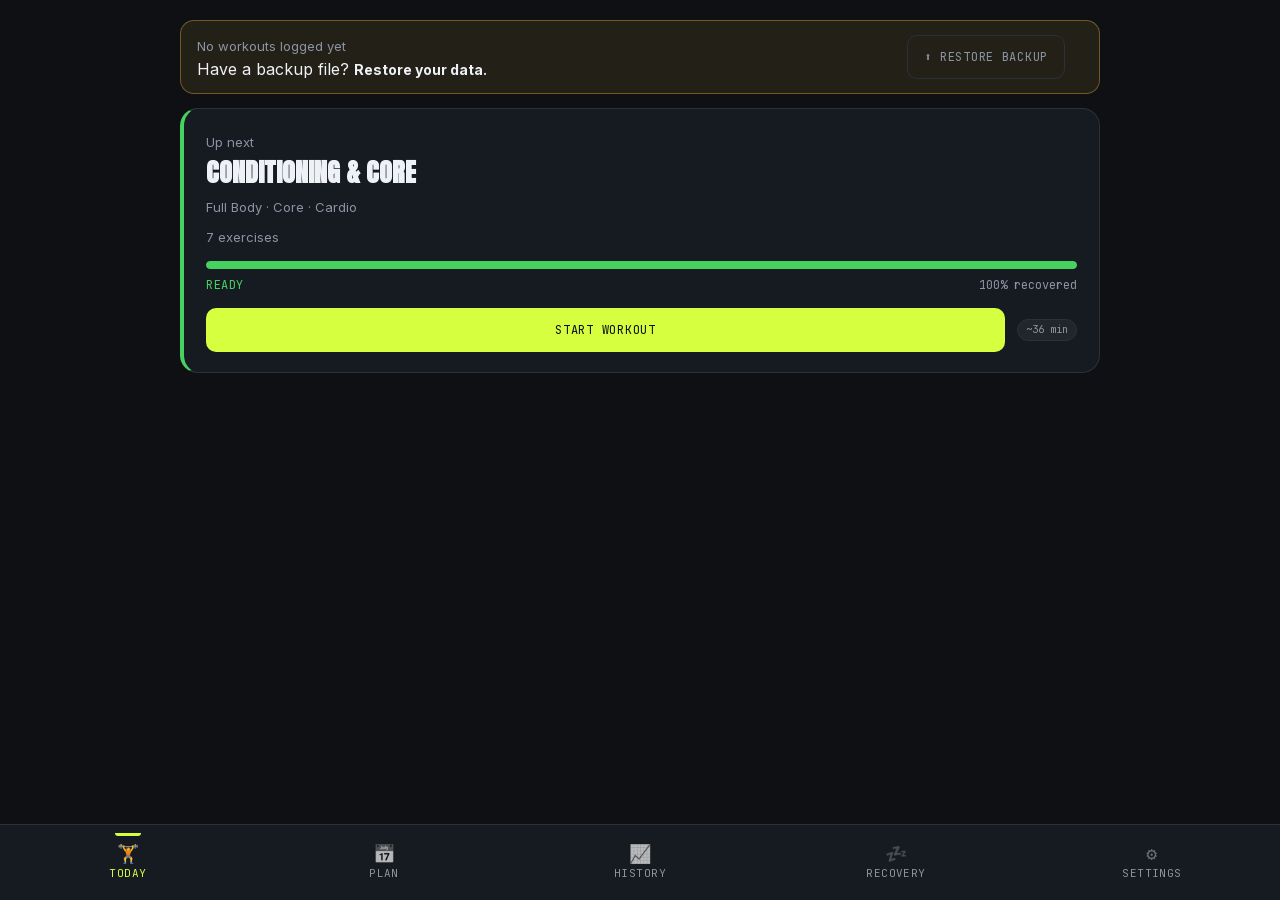
<file: index.html>
<!DOCTYPE html>
<html lang="en">
<head>
<meta charset="UTF-8">
<meta name="viewport" content="width=device-width, initial-scale=1.0, viewport-fit=cover, interactive-widget=resizes-content">
<title>Lean Build</title>
<link rel="manifest" href="manifest.json">
<meta name="theme-color" content="#0e1014">
<meta name="color-scheme" content="dark">
<link rel="icon" href="icon-192.png">
<link rel="apple-touch-icon" href="icon-192.png">
<meta name="apple-mobile-web-app-capable" content="yes">
<meta name="apple-mobile-web-app-status-bar-style" content="black-translucent">
<meta name="apple-mobile-web-app-title" content="Lean Build">
<link rel="stylesheet" href="css/fonts.css">
<link rel="stylesheet" href="css/styles.css">
<link rel="stylesheet" href="css/recovery.css">
<link rel="stylesheet" href="css/settings.css">
</head>
<body>
<div class="wrap" id="view-root"></div>

<nav class="bottom-nav" id="bottom-nav">
  <button data-tab="today" aria-label="Today"><span class="nav-ico" aria-hidden="true">🏋</span><span class="nav-lbl">Today</span></button>
  <button data-tab="plan" aria-label="Plan"><span class="nav-ico" aria-hidden="true">📅</span><span class="nav-lbl">Plan</span></button>
  <button data-tab="history" aria-label="History"><span class="nav-ico" aria-hidden="true">📈</span><span class="nav-lbl">History</span></button>
  <button data-tab="recovery" aria-label="Recovery"><span class="nav-ico" aria-hidden="true">💤</span><span class="nav-lbl">Recovery</span></button>
  <button data-tab="settings" aria-label="Settings"><span class="nav-ico" aria-hidden="true">⚙</span><span class="nav-lbl">Settings</span></button>
</nav>

<script type="module" src="js/app.js"></script>
</body>
</html>
</file>
<file: css/fonts.css>
/* Self-hosted fonts — subset to the latin range, served same-origin so the app
   keeps its typography offline and on flaky networks (the service worker only
   caches same-origin requests). Inter and JetBrains Mono ship as variable fonts,
   so a single file covers each family's whole weight range. */
@font-face {
  font-family: 'Anton';
  font-style: normal;
  font-weight: 400;
  font-display: swap;
  src: url(../assets/fonts/anton.woff2) format('woff2');
  unicode-range: U+0000-00FF, U+0131, U+0152-0153, U+02BB-02BC, U+02C6, U+02DA, U+02DC, U+0304, U+0308, U+0329, U+2000-206F, U+20AC, U+2122, U+2191, U+2193, U+2212, U+2215, U+FEFF, U+FFFD;
}
@font-face {
  font-family: 'Inter';
  font-style: normal;
  font-weight: 100 900;
  font-display: swap;
  src: url(../assets/fonts/inter.woff2) format('woff2');
  unicode-range: U+0000-00FF, U+0131, U+0152-0153, U+02BB-02BC, U+02C6, U+02DA, U+02DC, U+0304, U+0308, U+0329, U+2000-206F, U+20AC, U+2122, U+2191, U+2193, U+2212, U+2215, U+FEFF, U+FFFD;
}
@font-face {
  font-family: 'JetBrains Mono';
  font-style: normal;
  font-weight: 100 800;
  font-display: swap;
  src: url(../assets/fonts/jetbrainsmono.woff2) format('woff2');
  unicode-range: U+0000-00FF, U+0131, U+0152-0153, U+02BB-02BC, U+02C6, U+02DA, U+02DC, U+0304, U+0308, U+0329, U+2000-206F, U+20AC, U+2122, U+2191, U+2193, U+2212, U+2215, U+FEFF, U+FFFD;
}
</file>
<file: css/styles.css>
:root{
  --bg:#0e1014;
  --panel:#161a21;
  --panel-2:#1d222b;
  --line:#2a313d;
  --ink:#eef1f5;
  --muted:#8b94a3;
  --accent:#d6ff3f;
  --accent-dim:#9fbf2e;
  --push:#ff6b4a;
  --pull:#4ab0ff;
  --legs:#c08bff;
  --core:#ffd24a;
  --cardio:#46d160;
  /* Safety definitions so a routine saved with these tokens still renders a
     colour. The colour picker was previously labelled by split-name and
     referenced --upper / --lower without ever defining them, so those two
     options came out blank. The picker now uses real colour names mapped to the
     defined palette above; these aliases keep any already-saved values valid. */
  --upper:#46d160;
  --lower:#ffb347;
  /* Height of the fixed bottom nav (content + safe-area). app.js measures the
     real rendered height on load/resize and overwrites this; the fallback here
     just needs to be a close over-estimate so sticky content never tucks under
     the nav before the measurement runs. */
  --nav-h:76px;
  color-scheme:dark;
}
*{box-sizing:border-box;margin:0;padding:0}
html{scroll-behavior:smooth}
/* Buttons: no long-press text-selection callout, no double-tap zoom, no blue tap
   flash — matters during rapid one-handed Log tapping with sweaty hands. */
button{touch-action:manipulation;-webkit-user-select:none;user-select:none;-webkit-tap-highlight-color:transparent}
body{
  background:var(--bg);
  color:var(--ink);
  font-family:'Inter',system-ui,sans-serif;
  line-height:1.5;
  padding:0 16px 90px;
  -webkit-font-smoothing:antialiased;
  /* Stop Android pull-to-refresh from reloading the app mid-workout. */
  overscroll-behavior-y:contain;
}
/* padding-top clears the device status bar / punch-hole camera when the PWA runs
   fullscreen with viewport-fit=cover (e.g. installed on a Galaxy S25), where
   content would otherwise slide under the translucent status bar. */
.wrap{max-width:920px;margin:0 auto;padding-top:calc(20px + env(safe-area-inset-top))}

/* BOTTOM NAV */
.bottom-nav{
  position:fixed;left:0;right:0;bottom:0;
  display:flex;
  background:var(--panel);
  border-top:1px solid var(--line);
  padding:8px 0 calc(8px + env(safe-area-inset-bottom));
  z-index:50;
}
.bottom-nav button{
  position:relative;flex:1;background:transparent;border:none;color:var(--muted);
  display:flex;flex-direction:column;align-items:center;gap:3px;
  font-family:'JetBrains Mono',monospace;font-size:11px;letter-spacing:.04em;text-transform:uppercase;
  padding:12px 2px;min-height:56px;cursor:pointer;transition:color .12s;
}
.bottom-nav .nav-ico{font-size:18px;line-height:1;filter:grayscale(1) opacity(.7);transition:filter .12s}
.bottom-nav .nav-lbl{font-size:11px}
.bottom-nav button.active{color:var(--accent)}
.bottom-nav button.active .nav-ico{filter:none}
/* Active-tab pill so the state reads under gym lighting and for colour-vision
   deficits, not colour alone. */
.bottom-nav button.active::before{
  content:"";position:absolute;top:0;left:50%;transform:translateX(-50%);
  width:26px;height:3px;border-radius:0 0 3px 3px;background:var(--accent);
}

/* CARD/DAY shared */
.card{
  background:var(--panel);
  border:1px solid var(--line);
  border-radius:18px;
  margin-bottom:18px;
  padding:20px 22px;
}
.card h2{font-family:'Anton',sans-serif;font-size:26px;text-transform:uppercase;margin-bottom:6px}
.muted{color:var(--muted);font-size:13px}

/* TODAY readiness */
.today-readiness{margin-top:14px}
.today-readiness-track{
  height:8px;border-radius:6px;background:rgba(255,255,255,.08);overflow:hidden;
}
.today-readiness-fill{height:100%;border-radius:6px;transition:width .3s ease}
.today-readiness-row{
  display:flex;justify-content:space-between;align-items:baseline;margin-top:7px;
}
.today-readiness-label{
  font-family:'JetBrains Mono',monospace;font-size:12px;letter-spacing:.05em;text-transform:uppercase;
}
.today-readiness-pct{color:var(--muted);font-size:12px;font-family:'JetBrains Mono',monospace}
.today-readiness-warn{
  color:#e0553a;font-size:12px;margin-top:8px;line-height:1.4;
}

/* Missed-workout banner */
.missed-banner{
  display:flex;align-items:center;justify-content:space-between;gap:12px;
  background:rgba(224,176,58,.10);border:1px solid rgba(224,176,58,.4);
  border-radius:14px;padding:12px 16px;margin-bottom:14px;
}
.missed-banner-text strong{font-size:14px}
.missed-banner .btn-secondary{margin-top:0;white-space:nowrap;flex-shrink:0}
.missed-banner-actions{display:flex;flex-direction:column;gap:8px;flex-shrink:0}
.missed-banner-actions .set-input{min-width:130px}

/* History log — edit date/time */
.session-edit{display:inline-flex;flex-wrap:wrap;align-items:center;gap:6px;margin-top:4px}
.session-edit .set-input{font-size:12px;padding:4px 6px}
/* Compact inline edit affordance. It used to carry a 44px min-height touch
   target, which forced the whole title/date line tall and wrapped the icon onto
   its own row. Kept tappable via padding, not a giant fixed height. */
/* Higher specificity than the generic .btn-icon (which forces a 44×44 touch
   target and, loading later, was overriding this). Kept comfortably tappable via
   padding without a fixed height that would blow up the row. */
.session-edit-btn.btn-icon{margin-left:6px;padding:5px 10px;min-width:0;min-height:0;font-size:13px;line-height:1;vertical-align:middle}

/* History log — full session editor (date/time + per-set weight/reps/RPE) */
.session-row.is-editing{border-color:var(--accent)}
.hist-edit-datetime{display:flex;flex-wrap:wrap;gap:12px;margin:12px 0}
.hist-edit-field{display:flex;flex-direction:column-reverse;gap:3px}
.hist-edit-field>span{font-size:10.5px;color:var(--muted);text-transform:uppercase;letter-spacing:.04em}
.hist-edit-field .set-input{font-size:13px;padding:6px 8px}
.hist-edit-field input.hist-edit-input{width:66px}
.hist-edit-body{display:grid;gap:14px;margin-bottom:14px}
.hist-edit-ex-name{font-weight:600;font-size:13px;margin-bottom:8px}
.hist-edit-set{display:flex;align-items:flex-end;gap:10px;flex-wrap:wrap;margin-bottom:8px}
.hist-edit-set-label{font-family:'JetBrains Mono',monospace;font-size:11px;color:var(--muted);min-width:44px;padding-bottom:8px}
.hist-edit-actions{display:flex;gap:8px}
.hist-edit-actions .btn-primary,.hist-edit-actions .btn-secondary{margin-top:0}

/* Progression hint (exercise card) */
.progression-hint{
  font-family:'JetBrains Mono',monospace;font-size:12px;color:var(--accent);
  background:rgba(214,255,63,.08);border-left:2px solid var(--accent);
  padding:6px 10px;border-radius:6px;margin:8px 0 4px;
}

/* Weekly volume (week view) */
.volume-section{
  background:var(--panel);border:1px solid var(--line);border-radius:18px;
  padding:18px 20px;margin-top:6px;
}
.volume-title{
  font-family:'JetBrains Mono',monospace;font-size:12px;letter-spacing:.05em;
  text-transform:uppercase;color:var(--muted);margin-bottom:14px;
}
.volume-row{display:flex;align-items:center;gap:10px;margin-bottom:9px}
.volume-label{
  font-size:12px;color:var(--ink,#e7ecf3);width:88px;flex-shrink:0;
  text-transform:uppercase;font-family:'JetBrains Mono',monospace;
}
.volume-track{flex:1;height:8px;background:rgba(255,255,255,.08);border-radius:6px;overflow:hidden}
.volume-fill{height:100%;background:var(--accent);border-radius:6px}
.volume-fill.is-low{background:#e0b03a}
.volume-count{
  width:24px;text-align:right;font-family:'JetBrains Mono',monospace;
  font-size:12px;color:var(--muted);flex-shrink:0;
}
.volume-count.is-low{color:#e0b03a}
.volume-note{font-size:11px;color:var(--muted);margin-top:10px;line-height:1.5}
.volume-note .is-low{color:#e0b03a}
.btn-primary{
  font-family:'JetBrains Mono',monospace;font-size:12px;letter-spacing:.06em;text-transform:uppercase;
  color:var(--bg);background:var(--accent);border:none;
  padding:12px 20px;min-height:44px;border-radius:10px;cursor:pointer;margin-top:14px;
}
.btn-secondary{
  font-family:'JetBrains Mono',monospace;font-size:12px;letter-spacing:.06em;text-transform:uppercase;
  color:var(--muted);background:transparent;border:1px solid var(--line);
  padding:11px 16px;min-height:44px;border-radius:10px;cursor:pointer;margin-top:10px;
}
/* Start Workout + estimated-time chip on one line (Today intro card). The row
   carries the button's usual top margin so the chip centres against it. */
.start-workout-row{display:flex;align-items:center;gap:12px;margin-top:14px}
.start-workout-row .btn-primary{flex:1;margin-top:0}

/* EXERCISE CARD (flow) */
.exercise-progress{font-family:'JetBrains Mono',monospace;font-size:12px;color:var(--muted);margin-bottom:10px}
/* Settings moved off the floating top-right gear to a bottom-nav tab, so the
   workout header no longer needs to reserve space for it — the ✕ End control
   uses the full width. */
.exercise-flow-header{display:flex;align-items:center;justify-content:space-between;gap:10px;margin-bottom:10px}
.exercise-flow-header .exercise-progress{margin-bottom:0;font-size:14px;color:var(--ink)}
.exercise-back-btn{
  background:transparent;border:1px solid var(--line);border-radius:8px;
  color:var(--muted);font-family:'JetBrains Mono',monospace;font-size:12px;
  padding:9px 14px;min-height:44px;cursor:pointer;white-space:nowrap;
}
.exercise-back-btn:hover{color:var(--ink);border-color:var(--muted)}
.set-row.done.editable{opacity:.75;cursor:pointer}
.set-row.done.editable:hover{opacity:1}
.set-edit-hint{color:var(--accent);font-size:11px;margin-left:4px}
.exercise-name{font-family:'Anton',sans-serif;font-size:28px;text-transform:uppercase;margin-bottom:4px}
.set-row{
  display:flex;align-items:center;gap:10px;padding:10px 0;border-bottom:1px solid var(--panel-2);
}
.set-row.done{opacity:.55}
/* Active/edit entry row: stacked full-width fields, each weight/reps wrapped in a
   big ± stepper so most sets log without opening the keyboard. Vertical stacking
   trades cheap phone height for wide, sweaty-thumb-friendly tap targets. */
.set-row.active{
  display:flex;flex-direction:column;align-items:stretch;gap:10px;
  background:var(--panel-2);border-radius:12px;padding:14px;margin:8px 0;border-bottom:none;
}
.set-row.active > .set-label{width:auto;font-size:13px}
/* Label above, stepper below, full width — stacked instead of a fixed-column
   grid. A grid/flex item defaults to min-width:auto, so a "74px label + 1fr
   stepper" row refused to shrink the stepper below its own min-content width
   (two 52px buttons + input) and overflowed narrow phones; stacking removes
   the horizontal constraint entirely. */
.field-row{display:flex;flex-direction:column;gap:6px;min-width:0}
.field-row .input-label{margin:0}
.stepper{display:flex;align-items:stretch;gap:6px;width:100%;min-width:0}
.step-btn{
  flex:0 0 46px;min-width:46px;min-height:46px;border-radius:10px;
  background:var(--bg);border:1px solid var(--line);color:var(--ink);
  font-size:22px;line-height:1;cursor:pointer;display:grid;place-items:center;
}
.step-btn:active{background:var(--panel);border-color:var(--accent)}
/* flex-basis 0 (not auto/84px) so the input grows from nothing instead of
   demanding its own min-content width — the actual overflow fix. */
.stepper .set-input{flex:1 1 0;width:0;min-width:4ch;text-align:center;font-size:18px;padding-left:4px;padding-right:4px}
/* Hide native number-input spinner arrows inside a stepper — they duplicate
   our ± buttons and were adding to the element's min-content width. */
.stepper .set-input::-webkit-outer-spin-button,
.stepper .set-input::-webkit-inner-spin-button{-webkit-appearance:none;margin:0}
.stepper .set-input{-moz-appearance:textfield;appearance:textfield}
.set-row.active > button{width:100%;margin-top:2px}
/* Keep the active set's inputs + Log button within thumb reach on a tall phone:
   pin the single-card entry row just above the bottom nav while the rest of the
   set list scrolls past (mirrors the sticky rest timer at the top). Scoped to
   #exercise-dynamic — the superset card renders two entry panels and a blanket
   rule would stack two sticky rows. Sticky only engages once content overflows,
   so short exercises are unaffected. */
#exercise-dynamic .set-row.active{
  position:sticky;bottom:calc(var(--nav-h) + 4px);z-index:20;
  box-shadow:0 -4px 16px rgba(0,0,0,.4);
}
.repeat-hint{font-size:12px;margin:-2px 0 2px;line-height:1.4}
.set-label{font-family:'JetBrains Mono',monospace;font-size:12px;color:var(--accent-dim);width:56px;flex-shrink:0}
.set-input{
  width:84px;background:var(--bg);border:1px solid var(--line);border-radius:7px;
  color:var(--ink);font-family:'JetBrains Mono',monospace;font-size:16px;padding:11px 10px;min-height:44px;
}
.set-input:focus{outline:none;border-color:var(--accent)}

/* REST TIMER */
.rest-timer{
  display:flex;align-items:center;justify-content:space-between;gap:12px;
  background:var(--panel-2);border:1px dashed var(--line);border-radius:12px;padding:14px 18px;margin:12px 0;
  position:sticky;top:8px;z-index:30;box-shadow:0 6px 18px rgba(0,0,0,.35);
}
.rest-timer .time{font-family:'JetBrains Mono',monospace;font-size:48px;font-weight:700;line-height:1;color:var(--accent);font-variant-numeric:tabular-nums}
.rest-timer .rest-timer-label{flex-shrink:0}

/* WORKOUT TIMER (cardio HIIT / duration countdown) */
.workout-timer{
  display:flex;flex-direction:column;align-items:center;gap:8px;text-align:center;
  background:var(--panel-2);border:1px dashed var(--cardio);border-radius:12px;padding:16px 18px;margin:12px 0;
}
.workout-timer-phase{font-family:'JetBrains Mono',monospace;font-size:13px;letter-spacing:0.04em;text-transform:uppercase;color:var(--cardio)}
.workout-timer-clock{font-family:'JetBrains Mono',monospace;font-size:56px;font-weight:700;line-height:1;color:var(--ink);font-variant-numeric:tabular-nums}
.workout-timer-actions{display:flex;gap:10px}

/* WEEK GRID */
.week-grid{display:grid;gap:12px}
.week-item{
  background:var(--panel);border:1px solid var(--line);border-radius:14px;padding:16px 18px;
}
.week-item-main{display:flex;align-items:center;gap:14px;cursor:pointer;user-select:none}
.week-item-main>div{flex:1;min-width:0}
.week-item .status{margin-left:auto;font-family:'JetBrains Mono',monospace;font-size:11px;color:var(--muted)}
/* Estimated training time chip, sat between the day label and the ▼/Today marker. */
.week-item-est{flex:none;font-family:'JetBrains Mono',monospace;font-size:10.5px;color:var(--muted);background:rgba(255,255,255,.05);border:1px solid var(--line);padding:2px 8px;border-radius:999px;white-space:nowrap}
.week-item.is-today{border-color:var(--accent)}
.week-item.is-rest{opacity:0.65}
.week-item.is-rest .week-item-main{cursor:default}
.week-ex-list{margin:10px 0 0 0;padding-left:20px;display:grid;gap:4px}
.week-ex-list li{font-size:13px;color:var(--muted)}
/* Subtle reveal when a day is expanded. The list is freshly rendered on toggle,
   so this fires on mount; the ▲/▼ marker also nudges. Neutralised under the
   global reduce-motion rule. */
.week-readiness,.week-ex-list{animation:week-expand .18s ease}
@keyframes week-expand{from{opacity:0;transform:translateY(-4px)}to{opacity:1;transform:none}}
.week-item .status{transition:transform .15s ease}
.week-item.is-open .status{transform:rotate(180deg)}

/* HISTORY */
.history-toggle{display:flex;gap:8px;margin-bottom:16px}
.history-toggle button{
  flex:1;padding:12px;min-height:44px;border-radius:10px;border:1px solid var(--line);background:var(--panel);
  color:var(--muted);font-family:'JetBrains Mono',monospace;font-size:12px;text-transform:uppercase;cursor:pointer;
}
.history-toggle button.active{color:var(--accent);border-color:var(--accent)}
.session-row{
  background:var(--panel);border:1px solid var(--line);border-radius:14px;padding:14px 18px;margin-bottom:10px;
}
.session-row-head{display:flex;align-items:center;gap:8px;flex-wrap:wrap}
.session-row-head>strong{font-size:15px}
.session-row-meta{display:inline-flex;align-items:center;gap:2px;margin-left:auto}
.chart-svg{width:100%;height:220px;background:var(--panel);border:1px solid var(--line);border-radius:14px}

@media(max-width:680px){
  .wrap{padding-top:calc(14px + env(safe-area-inset-top))}
}
.input-group{display:flex;flex-direction:column;gap:3px}
.input-label{font-family:'JetBrains Mono',monospace;font-size:12px;color:var(--muted);text-transform:uppercase;letter-spacing:.05em}

.exercise-gif{width:auto;max-width:100%;max-height:150px;object-fit:contain;border-radius:12px;margin:8px auto;display:block}
/* Give the demo more room on tall phones (e.g. Galaxy S25, ~832 CSS px) where
   there's slack below the active-set row; short screens keep the compact size. */
@media (min-height:800px){
  .exercise-gif{max-height:190px}
  .mobility-flow-gif{max-height:260px}
}
/* Demo media with a visible zoom affordance. The whole media is already
   tap-to-zoom (gif-lightbox.js), but on touch there's no cursor to hint it, so
   the big in-card demos wrap in a shrink-to-fit container with a corner badge. */
.demo-media-wrap{position:relative;width:max-content;max-width:100%;margin:8px auto}
.demo-media-wrap > .exercise-gif,
.demo-media-wrap > .mobility-flow-gif{margin:0}
.demo-zoom-badge{
  position:absolute;top:8px;right:8px;width:28px;height:28px;border-radius:9px;
  display:flex;align-items:center;justify-content:center;font-size:14px;line-height:1;
  color:var(--ink);background:rgba(6,8,12,.62);
  -webkit-backdrop-filter:blur(3px);backdrop-filter:blur(3px);
  pointer-events:none;
}

/* Warm-up ramp + e1RM coaching (exercise card) */
.warmup-block{
  background:rgba(255,107,74,.07);border:1px solid rgba(255,107,74,.28);
  border-radius:8px;padding:8px 10px;margin:6px 0;font-size:13px;
}
.warmup-block summary{cursor:pointer;color:var(--push);font-family:'JetBrains Mono',monospace;font-size:12px}
.warmup-sets{display:flex;flex-wrap:wrap;align-items:center;gap:6px;margin-top:8px}
.warmup-set{background:var(--panel-2);border:1px solid var(--line);border-radius:6px;padding:3px 8px;font-family:'JetBrains Mono',monospace;font-size:12px}
.warmup-arrow{color:var(--muted);font-size:12px}
.coach-e1rm{margin-top:8px;font-size:12px;color:var(--muted);font-family:'JetBrains Mono',monospace}

/* RPE input + tag (exercise card). RPE now sits in a full-width stepper like
   weight/reps (see .stepper .set-input), so no separate width cap here. */
.set-rpe{color:var(--core);font-family:'JetBrains Mono',monospace;font-size:12px}

/* Adaptive readiness suggestion (today) */
.adaptive-suggestion{border-radius:10px;padding:10px 12px;margin:10px 0 4px;border-left:3px solid}
.adaptive-trim{background:rgba(224,176,58,.08);border-left-color:var(--core)}
.adaptive-caution{background:rgba(224,85,58,.1);border-left-color:var(--push)}
.adaptive-headline{font-weight:600;font-size:14px;margin-bottom:2px}
.adaptive-detail{font-size:12px;color:var(--muted)}
.adaptive-muscles{color:var(--push);font-family:'JetBrains Mono',monospace}

/* Done-today card (today) */
.today-done h2{color:var(--cardio)}

/* Progress tab: body weight + metric toggle + PR badge */
.progress-section-label{font-family:'JetBrains Mono',monospace;font-size:11px;letter-spacing:.06em;text-transform:uppercase;color:var(--muted);margin:14px 0 8px}
.bodyweight-card{background:var(--panel);border:1px solid var(--line);border-radius:14px;padding:14px 16px;margin-bottom:8px}
.bw-readout{display:flex;align-items:baseline;gap:8px;flex-wrap:wrap;margin-bottom:10px}
.bw-readout strong{font-size:22px}
.bw-trend{font-family:'JetBrains Mono',monospace;font-size:12px}
.bw-trend.down{color:var(--cardio)}
.bw-trend.up{color:var(--push)}
.bw-log-row{display:flex;gap:8px;align-items:center}
/* Fat-loss rate coaching (progress tab) */
.bw-coach{border-radius:10px;padding:10px 12px;margin:12px 0 4px;border-left:3px solid var(--muted);background:var(--panel-2)}
.bw-coach strong{font-size:14px}
.bw-coach .muted{font-size:12px;margin-top:2px}
.bw-coach-ideal{border-left-color:var(--cardio)}
.bw-coach-slow{border-left-color:var(--core)}
.bw-coach-flat{border-left-color:var(--core)}
.bw-coach-fast{border-left-color:var(--push)}
.bw-coach-gaining{border-left-color:var(--push)}
.bw-coach-unknown{border-left-color:var(--muted)}
.bw-protein{margin-top:6px;font-size:12px}
/* Interleaved superset card (today flow) */
.superset-badge{
  font-size:12px;color:var(--pull);background:rgba(74,176,255,.1);
  border:1px solid rgba(74,176,255,.3);padding:6px 10px;border-radius:8px;margin-bottom:6px;text-align:center;
}
.ss-progress{font-family:'JetBrains Mono',monospace;font-size:14px;margin-bottom:10px;text-align:center}
/* In-superset swap control */
.ss-swap-slot:not(:empty){margin:8px 0 2px}
.ss-swap .swap-toggle{margin-bottom:0}
.ss-progress strong{color:var(--ink)}
.ss-panel{border:1px solid var(--line);border-radius:12px;padding:10px 12px;margin:8px 0;opacity:.7;transition:opacity .15s,border-color .15s}
.ss-panel.ss-active{opacity:1;border-color:var(--pull);background:rgba(74,176,255,.04)}
.ss-panel-head{display:flex;align-items:center;gap:8px;margin-bottom:2px}
.ss-gif{margin-left:auto;flex-shrink:0;height:52px;width:52px;object-fit:cover;border-radius:8px;background:var(--bg)}
.ss-tag{
  flex:0 0 auto;width:22px;height:22px;border-radius:6px;display:grid;place-items:center;
  background:var(--pull);color:#08121f;font-family:'JetBrains Mono',monospace;font-size:12px;font-weight:700;
}
.ss-panel .exercise-name{font-size:15px}
.ss-rows{margin-top:8px}
.ss-divider{display:flex;align-items:center;justify-content:center;color:var(--muted);font-size:12px;margin:2px 0}
/* Movement-prep primer (first heavy-barbell exercise) */
.primer-block{
  background:rgba(70,209,96,.07);border:1px solid rgba(70,209,96,.28);
  border-radius:8px;padding:8px 10px;margin:6px 0;font-size:13px;
}
.primer-block summary{cursor:pointer;color:var(--cardio);font-family:'JetBrains Mono',monospace;font-size:12px}
.primer-list{list-style:none;padding:0;margin:8px 0 0;display:flex;flex-direction:column;gap:5px}
.primer-list li{font-size:13px}
.bw-chart{margin-top:12px}
.bw-chart .chart-svg{height:160px}
.metric-toggle{display:flex;gap:8px;margin-bottom:10px}
.metric-toggle button{
  flex:1;padding:8px;border-radius:8px;border:1px solid var(--line);background:var(--panel);
  color:var(--muted);font-family:'JetBrains Mono',monospace;font-size:11px;text-transform:uppercase;cursor:pointer;
}
.metric-toggle button.active{color:var(--accent);border-color:var(--accent)}
.pr-badge{
  background:rgba(214,255,63,.1);border:1px solid var(--accent-dim);border-radius:8px;
  padding:8px 10px;margin-bottom:10px;font-size:13px;color:var(--accent);
}

/* ── v1.6.0 additions ─────────────────────────────────────────────── */

/* Deload nudge (meso-cycle) */
.deload-banner{
  display:flex;align-items:center;gap:12px;
  background:rgba(106,140,255,.10);border:1px solid rgba(106,140,255,.4);
  border-radius:14px;padding:12px 16px;margin-bottom:14px;
}
.deload-banner-icon{font-size:22px;flex-shrink:0}
.deload-banner-text strong{font-size:14px}
.deload-banner-text .muted{font-size:12px;line-height:1.5;margin-top:2px}

/* Rest-day mobility card */
.mobility-card{margin-top:14px}
.mobility-list{list-style:none;padding:0;margin:0}
.mobility-list li{
  display:flex;align-items:center;gap:12px;
  padding:8px 0;border-bottom:1px solid var(--panel-2);font-size:14px;
}
.mobility-list li:last-child{border-bottom:none}
.mobility-gif{width:56px;height:56px;flex-shrink:0;object-fit:cover;border-radius:8px;background:var(--bg)}
.mobility-item-text{min-width:0}
/* Followable mobility flow (non-logged stepper) */
.mobility-flow-card{text-align:center}
.mobility-flow-gif{width:auto;max-width:100%;max-height:220px;object-fit:contain;border-radius:12px;margin:4px auto 12px;display:block;background:var(--bg)}
.mobility-flow-name{font-family:'Anton',sans-serif;font-size:26px;text-transform:uppercase;margin-bottom:4px}
.mobility-flow-detail{font-size:14px;margin-bottom:14px}
.mobility-flow-actions{display:flex;gap:10px}
.mobility-flow-actions .btn-primary{flex:1}
.mobility-flow-actions .btn-secondary{flex:0 0 auto;min-width:96px}
.mobility-flow-note{text-align:center;font-size:12px;margin-top:10px}
.mobility-list .muted{font-size:12px}

/* End-workout prompt */
.exercise-end-btn{
  background:transparent;border:1px solid var(--line);border-radius:8px;
  color:var(--muted);font-family:'JetBrains Mono',monospace;font-size:12px;
  padding:9px 14px;min-height:44px;cursor:pointer;white-space:nowrap;
}
.exercise-end-btn:hover{color:#e0553a;border-color:#e0553a}
.end-prompt-actions{display:flex;flex-direction:column;gap:10px;margin-top:8px}
.end-prompt-actions .btn-primary,
.end-prompt-actions .btn-secondary{margin-top:0}
.end-prompt-actions .end-discard{color:#e0553a;border-color:rgba(224,85,58,.5)}

/* Unilateral cue */
.unilateral-note{font-size:12px;color:var(--muted);margin-top:-2px}
.set-side{color:var(--muted);font-size:12px}

/* Week: per-routine readiness preview */
.week-readiness{margin:10px 0 4px;padding:10px 0 2px}
.week-readiness-track{
  height:7px;border-radius:6px;background:rgba(255,255,255,.08);overflow:hidden;
}
.week-readiness-fill{height:100%;border-radius:6px;transition:width .3s ease}
.week-readiness-row{
  display:flex;justify-content:space-between;align-items:baseline;margin-top:6px;font-size:12px;
}
.week-readiness-warn{font-size:12px;color:#e0b03a;margin-top:5px}

/* ── v14 additions ──────────────────────────────────────────────────── */

/* Keyboard focus ring — inputs had one, interactive buttons didn't. */
button:focus-visible, a:focus-visible, [tabindex]:focus-visible{
  outline:2px solid var(--accent);outline-offset:2px;border-radius:8px;
}

/* Keep the primary set/superset action reachable above the fixed nav. */
#complete-exercise-btn, #ss-complete-btn{
  position:sticky;bottom:calc(var(--nav-h) + 4px);z-index:20;width:100%;
}

/* Form cue + prescribed-effort target (exercise & superset cards) */
.exercise-cue{
  font-size:13px;line-height:1.45;color:var(--ink);
  background:rgba(74,176,255,.07);border-left:2px solid var(--pull);
  padding:7px 10px;border-radius:6px;margin:6px 0 4px;
}
.rpe-target{
  font-family:'JetBrains Mono',monospace;font-size:12px;color:var(--core);
  background:rgba(255,210,74,.08);border-left:2px solid var(--core);
  padding:6px 10px;border-radius:6px;margin:6px 0 4px;
}

/* Deload week indicator (on the cards) */
.deload-tag{
  font-family:'JetBrains Mono',monospace;font-size:12px;color:#9fb4ff;
  background:rgba(106,140,255,.10);border:1px solid rgba(106,140,255,.35);
  padding:7px 10px;border-radius:8px;margin:6px 0;text-align:center;
}

/* Deload banner: active variant + start/end buttons */
.deload-banner{position:relative;flex-wrap:wrap}
.deload-banner .btn-primary,.deload-banner .btn-secondary{margin-top:0}
.deload-banner-active{background:rgba(106,140,255,.14)}
.deload-start-btn,.deload-end-btn{flex-shrink:0}

/* Dismiss ✕ on banners */
.banner-dismiss{
  position:absolute;top:6px;right:8px;
  background:transparent;border:none;color:var(--muted);
  font-size:15px;line-height:1;padding:6px;min-width:32px;min-height:32px;cursor:pointer;
}
.banner-dismiss:hover{color:var(--ink)}
.missed-banner{position:relative;padding-right:34px}

/* In-flow exercise substitution */
.swap-toggle{
  width:100%;margin-top:-6px;margin-bottom:12px;
  background:transparent;border:1px dashed var(--line);border-radius:10px;
  color:var(--muted);font-family:'JetBrains Mono',monospace;font-size:12px;letter-spacing:.05em;
  text-transform:uppercase;padding:11px;min-height:44px;cursor:pointer;
}
.swap-toggle:hover{border-color:var(--pull);color:var(--pull)}
.swap-picker{
  background:var(--panel);border:1px solid var(--line);border-radius:12px;
  padding:10px;margin:-4px 0 12px;display:flex;flex-direction:column;gap:6px;
}
.swap-picker-hint{font-size:11px;margin-bottom:2px;padding:0 2px}
.swap-option{
  text-align:left;background:var(--panel-2);border:1px solid var(--line);border-radius:8px;
  color:var(--ink);font-size:14px;padding:12px 12px;min-height:44px;cursor:pointer;
}
.swap-option:hover{border-color:var(--pull);color:var(--pull)}

/* Collapsible history session rows */
.session-details{margin-top:6px}
.session-details>summary{
  font-family:'JetBrains Mono',monospace;font-size:12px;color:var(--muted);
  cursor:pointer;padding:6px 0;list-style:revert;
}
.session-details>ul{margin:4px 0 0;padding-left:20px}
.session-details>ul li{font-size:13px}

/* Volume: MEV/MRV landmarks */
.volume-track{position:relative}
.volume-mev{
  position:absolute;top:-2px;bottom:-2px;width:2px;
  background:rgba(255,255,255,.55);border-radius:1px;pointer-events:none;
}
.volume-range{font-size:11px;flex-shrink:0;white-space:nowrap;margin-left:2px}

/* ── v1.11.0 additions ──────────────────────────────────────────────── */

/* Catch-up panel (below Today's main card): recently-missed sessions to run now */
.catchup-card{position:relative}
.catchup-title{font-family:'Anton',sans-serif;font-size:20px;text-transform:uppercase;margin:2px 0}
.catchup-sub{font-size:12px;margin-bottom:12px}
.catchup-list{list-style:none;padding:0;margin:0;display:flex;flex-direction:column;gap:8px}
.catchup-item{
  display:flex;align-items:center;gap:12px;position:relative;overflow:hidden;
  background:var(--panel-2);border:1px solid var(--line);border-radius:12px;padding:10px 12px 10px 15px;
}
.catchup-bar{position:absolute;left:0;top:0;bottom:0;width:4px;background:var(--rc,var(--accent))}
.catchup-info{flex:1;min-width:0;display:flex;flex-direction:column;gap:2px}
.catchup-info strong{font-size:15px}
.catchup-tag{font-size:12px}
.catchup-when{font-family:'JetBrains Mono',monospace;font-size:11px;color:var(--ink)}
.catchup-do{margin-top:0;white-space:nowrap;flex-shrink:0}
.catchup-do:hover{color:var(--accent);border-color:var(--accent)}

/* Recommended working weight (from historical weight × reps × RPE) */
.weight-rec{
  display:flex;align-items:center;gap:7px;flex-wrap:wrap;
  font-size:13px;color:var(--ink);
  background:rgba(70,209,96,.10);border:1px solid rgba(70,209,96,.4);
  border-radius:8px;padding:8px 11px;margin:8px 0 4px;
}
.weight-rec strong{font-family:'JetBrains Mono',monospace;color:var(--cardio);font-size:14px}
.weight-rec-label{font-family:'JetBrains Mono',monospace;font-size:11px;text-transform:uppercase;letter-spacing:.06em;color:var(--muted)}
.weight-rec-note{font-size:11px;color:var(--muted)}

/* Finish Early: a distinct, opaque button so it never reads as the accent Log
   button and never bleeds content through while it sits sticky at the bottom. */
.btn-primary.finish-early{
  background:var(--panel-2);color:var(--core);
  border:1px solid rgba(255,210,74,.5);
}
/* Sticky set/superset action: opaque shadow separates it from content scrolling
   underneath (fixes the Log/Finish-Early overlap on short screens). */
#complete-exercise-btn,#ss-complete-btn{box-shadow:0 -8px 18px rgba(14,16,20,.92)}

/* Leave room so an active Log row is scrolled clear of the sticky action button
   and the sticky rest timer, rather than landing underneath either of them. */
html{scroll-padding-bottom:170px;scroll-padding-top:90px}
.set-row.active,.ss-panel{scroll-margin-bottom:170px;scroll-margin-top:90px}
/* Extra slack at the bottom of the superset card so the last panel's Log row can
   always scroll above the sticky Finish Early / Complete button. */
.superset-card{padding-bottom:64px}

/* Tap-to-zoom GIF lightbox (pops over the current screen; tap/Esc to close) */
.exercise-gif,.ss-gif,.mobility-gif,.mobility-flow-gif{cursor:zoom-in}
.gif-lightbox{
  position:fixed;inset:0;z-index:1000;
  display:flex;flex-direction:column;align-items:center;justify-content:center;gap:14px;
  background:rgba(6,8,12,.93);-webkit-backdrop-filter:blur(4px);backdrop-filter:blur(4px);
  padding:24px;cursor:zoom-out;animation:gif-lightbox-in .15s ease;
}
@keyframes gif-lightbox-in{from{opacity:0}to{opacity:1}}
.gif-lightbox-img{
  max-width:100%;max-height:82vh;width:auto;height:auto;object-fit:contain;
  border-radius:16px;background:var(--bg);box-shadow:0 24px 70px rgba(0,0,0,.7);
}
.gif-lightbox-hint{
  font-family:'JetBrains Mono',monospace;font-size:12px;letter-spacing:.05em;
  text-transform:uppercase;color:var(--muted);
}

/* Form-cue + Google-search controls beside an exercise demo (form-popup.js) */
.gif-info-row{display:flex;justify-content:center;gap:8px;margin:-2px 0 8px;flex-wrap:wrap}
.ss-panel .gif-info-row{justify-content:flex-start;margin:2px 0 4px}
.gif-info-btn{
  display:inline-flex;align-items:center;gap:5px;
  font-family:'JetBrains Mono',monospace;font-size:11px;text-transform:uppercase;letter-spacing:.04em;
  color:var(--muted);background:rgba(255,255,255,.05);
  border:1px solid var(--line);border-radius:999px;padding:5px 11px;
  cursor:pointer;text-decoration:none;line-height:1;
}
.gif-info-btn:hover{color:var(--ink);border-color:var(--accent-dim)}
.gif-info-btn:active{transform:scale(.97)}
.gif-info-icon{font-size:12px}

/* Written-form popup — pops over the screen, tap backdrop / ✕ / Esc to close */
.form-popup{
  position:fixed;inset:0;z-index:1100;
  display:flex;align-items:center;justify-content:center;padding:22px;
  background:rgba(6,8,12,.9);-webkit-backdrop-filter:blur(4px);backdrop-filter:blur(4px);
  animation:gif-lightbox-in .15s ease;
}
.form-popup-card{
  width:100%;max-width:440px;max-height:82vh;overflow-y:auto;
  background:var(--panel);border:1px solid var(--line);border-radius:16px;
  padding:18px 20px 20px;box-shadow:0 24px 70px rgba(0,0,0,.7);
}
.form-popup-head{display:flex;align-items:flex-start;justify-content:space-between;gap:12px;margin-bottom:10px}
.form-popup-title{font-family:'Anton',sans-serif;font-size:19px;text-transform:uppercase;line-height:1.15}
.form-popup-close{
  flex-shrink:0;background:transparent;border:1px solid var(--line);border-radius:8px;
  color:var(--muted);font-size:15px;line-height:1;padding:6px 10px;cursor:pointer;
}
.form-popup-close:hover{color:var(--ink);border-color:var(--accent-dim)}
.form-popup-body{font-size:14.5px;line-height:1.62;color:var(--ink);margin:0}

/* Collapsible history session rows: one line (name + date) → full panel */
.session-row.session-collapse{padding:0;overflow:hidden}
.session-summary{
  display:flex;align-items:center;gap:10px;justify-content:space-between;
  padding:13px 18px;cursor:pointer;list-style:none;
}
.session-summary::-webkit-details-marker{display:none}
.session-summary-text{display:flex;align-items:baseline;gap:10px;flex-wrap:wrap;min-width:0}
.session-summary-text>strong{font-size:15px}
.session-summary-date{font-family:'JetBrains Mono',monospace;font-size:12px}
.session-summary-chevron{color:var(--muted);font-size:12px;flex-shrink:0;transition:transform .15s ease}
.session-collapse[open] .session-summary-chevron{transform:rotate(180deg)}
.session-expanded{padding:0 18px 14px}
.session-expanded-head{display:flex;align-items:center;justify-content:space-between;gap:8px;margin-bottom:4px}
.session-expanded>ul{margin:4px 0 0;padding-left:20px}
.session-expanded>ul li{font-size:13px}

/* Respect the OS "reduce motion" preference: neutralise CSS animations,
   transitions and smooth scrolling. Demo playback is handled in JS: demo-media.js
   drops autoplay under reduce-motion so the (now video, not GIF) demo holds on
   its first frame instead of looping. */
@media (prefers-reduced-motion: reduce){
  *,*::before,*::after{
    animation-duration:.001ms !important;animation-iteration-count:1 !important;
    transition-duration:.001ms !important;scroll-behavior:auto !important;
  }
}
</file>
<file: css/recovery.css>
.recovery-view { padding: 8px 0 }
.recovery-header { font-family: 'Anton', sans-serif; font-size: 22px; text-transform: uppercase; margin-bottom: 4px }
.recovery-sub { color: var(--muted); font-size: 12px; font-family: 'JetBrains Mono', monospace; margin-bottom: 16px }

.body-diagrams-row {
  display: flex;
  gap: 8px;
  justify-content: center;
  margin: 12px 0;
}

.body-diagrams-row .body-diagram {
  width: 48%;
  max-width: 180px;
  height: auto;
}

.muscle-legend { display: grid; grid-template-columns: 1fr 1fr; gap: 8px; margin-top: 16px }
.muscle-item {
  display: flex; align-items: center; gap: 10px;
  background: var(--panel); border: 1px solid var(--line); border-radius: 10px; padding: 10px 12px;
}
.muscle-dot { width: 12px; height: 12px; border-radius: 50%; flex-shrink: 0 }
.muscle-name { font-family: 'JetBrains Mono', monospace; font-size: 11px; color: var(--ink); text-transform: uppercase }
.muscle-status { font-size: 11px; color: var(--muted); margin-left: auto; font-family: 'JetBrains Mono', monospace }

/* Soreness tuning controls */
.muscle-legend { grid-template-columns: 1fr }
.muscle-name { flex: 1 }
.muscle-status { margin-left: 0 }
.muscle-window { font-family: 'JetBrains Mono', monospace; font-size: 12px; color: var(--muted); text-align: right; border-radius: 5px; display: inline-flex; align-items: baseline; gap: 1px }
.muscle-window-input {
  width: 42px; text-align: right; font-family: 'JetBrains Mono', monospace; font-size: 13px;
  color: var(--ink); background: var(--bg); border: 1px solid var(--line);
  border-radius: 6px; padding: 4px 4px; -moz-appearance: textfield;
}
.muscle-window-input::-webkit-outer-spin-button,
.muscle-window-input::-webkit-inner-spin-button { -webkit-appearance: none; margin: 0 }
.muscle-window-input:focus { outline: none; border-color: var(--accent); color: var(--accent) }
/* Brief highlight on the window value that just changed, so a + / − tap gives
   visible confirmation of what it did. Neutralised under reduce-motion. */
.muscle-window.just-tuned { animation: tune-pulse .55s ease }
@keyframes tune-pulse {
  0% { color: var(--accent); background: rgba(214, 255, 63, .22) }
  100% { color: var(--muted); background: transparent }
}
.muscle-tune { display: inline-flex; gap: 6px; flex-shrink: 0 }
.tune-btn {
  width: 40px; height: 44px; border-radius: 8px; padding: 0;
  border: 1px solid var(--line); background: var(--bg); color: var(--ink);
  font-size: 18px; line-height: 1; cursor: pointer;
}
.tune-btn:hover { border-color: var(--accent); color: var(--accent) }
.tune-btn:active { transform: scale(0.92) }
</file>
<file: css/settings.css>
.settings-view { min-height: 100vh; padding-bottom: 80px }
.btn-reset-data {
  width: 100%; background: transparent; border: 1px solid var(--push);
  color: var(--push); border-radius: 10px; padding: 11px 16px;
  font-family: 'JetBrains Mono', monospace; font-size: 12px;
  text-transform: uppercase; letter-spacing: .04em; cursor: pointer;
  margin-bottom: 12px;
}
.settings-data-actions {
  display: grid; grid-template-columns: 1fr 1fr 1fr; gap: 8px; margin-bottom: 12px;
}
.settings-data-actions .btn-reset-data { width: auto; margin-bottom: 0 }
.btn-data {
  background: transparent; border: 1px solid var(--line); color: var(--ink, #e7ecf3);
  border-radius: 10px; padding: 11px 8px;
  font-family: 'JetBrains Mono', monospace; font-size: 11px;
  text-transform: uppercase; letter-spacing: .03em; cursor: pointer;
}
.btn-data:hover { border-color: var(--accent); color: var(--accent) }
.settings-header {
  display: flex; align-items: center; justify-content: space-between;
  padding: 14px 0 10px; margin-bottom: 8px;
  border-bottom: 1px solid var(--line);
}
.settings-title { font-family: 'Anton', sans-serif; font-size: 20px; text-transform: uppercase }
.settings-back, .settings-reset {
  background: transparent; border: 1px solid var(--line); color: var(--muted);
  font-family: 'JetBrains Mono', monospace; font-size: 11px; text-transform: uppercase;
  padding: 10px 14px; min-height: 44px; border-radius: 8px; cursor: pointer;
}
.settings-tabs {
  display: flex; gap: 6px; margin-bottom: 16px; overflow-x: auto;
}
.settings-tabs button {
  flex-shrink: 0; padding: 10px 14px; min-height: 44px; border-radius: 8px; border: 1px solid var(--line);
  background: var(--panel); color: var(--muted);
  font-family: 'JetBrains Mono', monospace; font-size: 11px; text-transform: uppercase; cursor: pointer;
}
.settings-tabs button.active { color: var(--accent); border-color: var(--accent) }
.settings-section-label {
  font-family: 'JetBrains Mono', monospace; font-size: 11px; color: var(--accent);
  text-transform: uppercase; letter-spacing: .08em; margin-bottom: 12px;
}
.settings-day-tabs { display: flex; gap: 6px; flex-wrap: wrap; margin-bottom: 14px }
.day-tab {
  padding: 6px 12px; border-radius: 8px; border: 1px solid var(--line);
  background: var(--panel); color: var(--muted);
  font-family: 'JetBrains Mono', monospace; font-size: 11px; text-transform: uppercase; cursor: pointer;
}
.day-tab.active { color: var(--accent); border-color: var(--accent) }
.settings-ex-row {
  background: var(--panel); border: 1px solid var(--line); border-radius: 10px;
  padding: 12px 14px; margin-bottom: 8px;
}
.settings-ex-name { font-size: 13px; font-weight: 600; margin-bottom: 8px; display: block }
.settings-ex-controls { display: flex; align-items: center; gap: 8px; flex-wrap: wrap }
.btn-icon { background: transparent; border: 1px solid var(--line); border-radius: 6px; padding: 9px 12px; min-width: 44px; min-height: 44px; cursor: pointer; font-size: 14px }
.btn-icon.danger { color: var(--push); border-color: var(--push) }
.settings-gif-row { background: var(--panel); border: 1px solid var(--line); border-radius: 10px; padding: 12px 14px; margin-bottom: 8px }
.settings-gif-input { width: 100%; margin-top: 8px; font-size: 11px }
.settings-muscle-row { background: var(--panel); border: 1px solid var(--line); border-radius: 10px; padding: 12px 14px; margin-bottom: 8px }
.muscle-checks { display: flex; flex-wrap: wrap; gap: 8px; margin-top: 8px }
.muscle-check { display: flex; align-items: center; gap: 5px; font-family: 'JetBrains Mono', monospace; font-size: 11px; color: var(--muted); cursor: pointer }
.muscle-check input { accent-color: var(--accent) }
.settings-recovery-row {
  display: flex; align-items: center; gap: 10px;
  background: var(--panel); border: 1px solid var(--line); border-radius: 10px;
  padding: 12px 14px; margin-bottom: 8px;
}

/* Unified exercise card */
.settings-ex-card {
  background: var(--panel);
  border: 1px solid var(--line);
  border-radius: 12px;
  margin-bottom: 10px;
  overflow: hidden;
}
.settings-ex-card-header {
  display: flex;
  align-items: center;
  justify-content: space-between;
  padding: 14px 16px;
  cursor: pointer;
  user-select: none;
}
.settings-ex-card-name {
  font-size: 14px;
  font-weight: 600;
}
.settings-ex-card-heading {
  display: flex;
  flex-direction: column;
  gap: 5px;
  min-width: 0;
}
.settings-ex-card-tags {
  display: flex;
  flex-wrap: wrap;
  gap: 4px;
}
.ex-muscle-tag {
  font-family: 'JetBrains Mono', monospace;
  font-size: 11px;
  text-transform: uppercase;
  letter-spacing: .5px;
  color: var(--accent);
  background: rgba(214, 255, 63, .10);
  border-radius: 5px;
  padding: 2px 6px;
}
/* Intentionally-accessory movement (has muscles, but nothing as a prime mover —
   e.g. the pullover, the treadmill work). Neutral, NOT the dashed alarm style,
   which is reserved for exercises whose muscle map is genuinely unset. */
.ex-muscle-tag.is-accessory {
  color: var(--muted);
  background: rgba(139, 148, 163, .12);
}
.ex-muscle-tag.is-empty {
  color: var(--muted);
  background: transparent;
  border: 1px dashed var(--line);
}

/* Prime-muscle filter bar (Exercises tab) */
.ex-filter-bar {
  display: flex;
  flex-wrap: wrap;
  gap: 6px;
  margin-bottom: 12px;
}
.ex-filter-chip {
  display: inline-flex;
  align-items: center;
  gap: 5px;
  font-family: 'JetBrains Mono', monospace;
  font-size: 11px;
  color: var(--muted);
  background: var(--panel);
  border: 1px solid var(--line);
  border-radius: 999px;
  padding: 8px 13px;
  min-height: 40px;
  cursor: pointer;
  white-space: nowrap;
}
.ex-filter-chip:hover {
  color: var(--ink);
  border-color: var(--muted);
}
.ex-filter-chip.active {
  color: var(--bg);
  background: var(--accent);
  border-color: var(--accent);
}
.ex-filter-count {
  font-size: 11px;
  opacity: .7;
}
.settings-ex-card-chevron {
  font-size: 11px;
  color: var(--muted);
}
.settings-ex-card-body {
  padding: 0 16px 16px;
  border-top: 1px solid var(--line);
  display: flex;
  flex-direction: column;
  gap: 14px;
}
.settings-field {
  display: flex;
  flex-direction: column;
  gap: 6px;
}
.settings-field-label {
  font-family: 'JetBrains Mono', monospace;
  font-size: 11px;
  color: var(--muted);
  text-transform: uppercase;
  letter-spacing: .06em;
}
.gif-url-row {
  display: flex;
  gap: 8px;
  align-items: center;
}
.gif-url-row .settings-gif-input {
  flex: 1;
  min-width: 0;
}
.btn-save-gif {
  background: var(--accent);
  color: var(--bg);
  border: none;
  border-radius: 8px;
  padding: 10px 14px;
  min-height: 40px;
  font-family: 'JetBrains Mono', monospace;
  font-size: 11px;
  text-transform: uppercase;
  cursor: pointer;
  white-space: nowrap;
}
/* Muscle chips */
.muscle-chips {
  display: flex;
  flex-wrap: wrap;
  gap: 8px;
}
.muscle-chip {
  padding: 6px 12px;
  border-radius: 20px;
  border: 1px solid var(--line);
  background: transparent;
  color: var(--muted);
  font-family: 'JetBrains Mono', monospace;
  font-size: 11px;
  cursor: pointer;
  transition: all .15s;
}
.muscle-chip.primary {
  background: var(--accent);
  color: var(--bg);
  border-color: var(--accent);
}
.muscle-chip.secondary {
  background: transparent;
  color: var(--accent);
  border-color: var(--accent);
  opacity: .75;
}
/* Remove / add exercise */
.btn-remove-ex {
  background: transparent;
  border: 1px solid var(--push);
  color: var(--push);
  border-radius: 8px;
  padding: 10px 16px;
  font-family: 'JetBrains Mono', monospace;
  font-size: 12px;
  text-transform: uppercase;
  cursor: pointer;
  margin-top: 4px;
}
.settings-add-ex-section {
  margin-top: 12px;
}
.btn-add-ex {
  background: transparent;
  border: 1px dashed var(--accent);
  color: var(--accent);
  border-radius: 10px;
  padding: 12px;
  font-family: 'JetBrains Mono', monospace;
  font-size: 12px;
  text-transform: uppercase;
  cursor: pointer;
  width: 100%;
}
.settings-add-ex-form {
  flex-direction: column;
  gap: 8px;
  margin-top: 10px;
  padding: 14px;
  background: var(--panel);
  border: 1px solid var(--line);
  border-radius: 12px;
}

/* Schedule tab */
.schedule-grid {
  display: flex;
  flex-direction: column;
  gap: 8px;
  margin-bottom: 16px;
}
.schedule-day {
  display: flex;
  align-items: center;
  gap: 12px;
  background: var(--panel);
  border: 1px solid var(--line);
  border-radius: 10px;
  padding: 10px 14px;
}
.schedule-day-name {
  font-family: 'JetBrains Mono', monospace;
  font-size: 12px;
  color: var(--muted);
  width: 90px;
  flex-shrink: 0;
}
.schedule-day select.set-input {
  flex: 1;
}

/* Routines tab */
.routine-card {
  background: var(--panel);
  border: 1px solid var(--line);
  border-radius: 12px;
  padding: 14px 16px;
  margin-bottom: 12px;
  display: flex;
  flex-direction: column;
  gap: 10px;
}
/* Collapsed-by-default routine cards: a tappable summary header that expands
   the card into the full editor. The est-time chip reuses .week-item-est. */
.routine-head {
  display: flex;
  align-items: center;
  gap: 10px;
  cursor: pointer;
  user-select: none;
}
.routine-head-info {
  flex: 1;
  min-width: 0;
  display: flex;
  flex-direction: column;
  gap: 2px;
}
.routine-head-name { font-size: 14px }
.routine-head-count { font-size: 12px }
.routine-chevron { font-size: 11px; color: var(--muted) }
/* Swatches + est-time chip side by side in the expanded editor. */
.routine-color-row {
  display: flex;
  align-items: center;
  gap: 12px;
  flex-wrap: wrap;
}
/* Colour picker — swatch chips (replaces the old split-name <select>). */
.routine-color-swatches {
  display: flex;
  gap: 10px;
  flex-wrap: wrap;
}
.routine-swatch {
  width: 30px;
  height: 30px;
  border-radius: 50%;
  padding: 0;
  cursor: pointer;
  border: 2px solid var(--line);
  box-shadow: inset 0 0 0 2px var(--panel);
  transition: transform .12s ease, border-color .12s ease;
}
.routine-swatch:hover { transform: scale(1.1) }
.routine-swatch.selected {
  border-color: var(--ink);
  box-shadow: inset 0 0 0 2px var(--panel), 0 0 0 2px var(--ink);
}
.routine-ex-list {
  display: flex;
  flex-direction: column;
  gap: 6px;
}
.routine-ex-item {
  font-size: 13px;
  padding: 6px 0;
  border-bottom: 1px solid var(--line);
}
.routine-ex-item:last-child {
  border-bottom: none;
}
.routine-ex-row {
  display: flex;
  align-items: center;
  justify-content: space-between;
  gap: 8px;
}
.routine-ex-toggle {
  display: flex;
  align-items: center;
  gap: 8px;
  flex: 1;
  min-width: 0;
  background: transparent;
  border: none;
  color: inherit;
  font: inherit;
  text-align: left;
  cursor: pointer;
  padding: 2px 0;
}
.routine-ex-chevron {
  color: var(--muted);
  font-size: 10px;
  flex-shrink: 0;
}
.routine-ex-detail {
  padding: 8px 0 4px 18px;
}
.routine-ex-gif {
  width: 100%;
  max-width: 300px;
  border-radius: 10px;
  margin: 6px 0;
  display: block;
}
.routine-ex-atlas {
  margin-top: 6px;
}

/* Per-exercise reorder (▲▼) + remove controls, kept compact (not 44px each). */
.routine-ex-actions {
  display: inline-flex;
  align-items: center;
  gap: 2px;
  flex-shrink: 0;
}
.routine-ex-actions .btn-icon {
  min-width: 0;
  min-height: 0;
  padding: 5px 9px;
  font-size: 12px;
  line-height: 1;
}

/* Superset grouping in the routine editor (item: group exercises into a pair). */
.routine-ss-group {
  border: 1px solid var(--legs);
  border-radius: 12px;
  padding: 2px 10px;
  margin: 4px 0;
  background: rgba(192, 139, 255, .06);
}
.routine-ss-head {
  display: flex;
  align-items: center;
  justify-content: space-between;
  gap: 8px;
  padding: 6px 0 2px;
}
.routine-ss-actions {
  display: inline-flex;
  align-items: center;
  gap: 4px;
  flex-shrink: 0;
}
.routine-ss-actions .btn-icon {
  min-width: 0;
  min-height: 0;
  padding: 5px 9px;
  font-size: 12px;
  line-height: 1;
}
.routine-ss-badge {
  font-family: 'JetBrains Mono', monospace;
  font-size: 10.5px;
  text-transform: uppercase;
  letter-spacing: .04em;
  color: var(--legs);
}
.routine-ss-group .routine-ex-item {
  border-bottom: 1px dashed var(--line);
}
.routine-ss-group .routine-ex-item:last-child {
  border-bottom: none;
}
.routine-ss-unlink,
.routine-ss-link {
  background: transparent;
  border: 1px solid var(--line);
  border-radius: 999px;
  color: var(--muted);
  font-family: 'JetBrains Mono', monospace;
  font-size: 10.5px;
  text-transform: uppercase;
  letter-spacing: .04em;
  padding: 5px 11px;
  cursor: pointer;
  line-height: 1;
}
.routine-ss-unlink:hover,
.routine-ss-link:hover {
  color: var(--ink);
  border-color: var(--accent-dim);
}
.routine-ss-link {
  display: block;
  width: 100%;
  margin: 3px 0 5px;
}

/* GIF preview in the Exercises tab */
.settings-gif-preview {
  width: 100%;
  max-width: 300px;
  border-radius: 10px;
  margin-top: 10px;
  display: block;
}

/* Atlas role legend (used in settings exercise cards) */
.atlas-role-legend {
  display: flex;
  gap: 10px;
  flex-wrap: wrap;
  margin-top: 8px;
}
.atlas-role-legend-item {
  display: flex;
  align-items: center;
  gap: 5px;
  font-family: 'JetBrains Mono', monospace;
  font-size: 11px;
  color: #9ca3af;
}
.atlas-role-dot {
  width: 10px;
  height: 10px;
  border-radius: 50%;
  flex-shrink: 0;
}

/* Gear icon button — fixed top-right */
.settings-gear {
  position: fixed; top: 12px; right: 14px; z-index: 100;
  background: var(--panel); border: 1px solid var(--line); border-radius: 50%;
  width: 44px; height: 44px; display: flex; align-items: center; justify-content: center;
  font-size: 20px; cursor: pointer; color: var(--muted);
}
.settings-gear:hover { color: var(--accent); border-color: var(--accent) }

.settings-version {
  text-align: center; margin: 22px 0 4px; padding-top: 14px;
  border-top: 1px solid var(--line);
  font-family: 'JetBrains Mono', monospace; font-size: 11px; color: var(--muted);
  letter-spacing: .03em;
}
.settings-update {
  display: flex; flex-direction: column; align-items: center; gap: 6px;
  margin: 0 0 10px; text-align: center;
}
.settings-update .btn-data { width: auto; min-width: 180px; }
.settings-update-status { font-size: 11px; min-height: 14px; }

/* Small explanatory paragraph under a section label (Settings + Plan). */
.settings-help {
  font-size: 12px; color: var(--muted); line-height: 1.5;
  margin: -4px 0 12px;
}

/* ─── Plan tab ──────────────────────────────────────────────────────────────
   The program-building surface (Schedule / Routines / Exercises). Reuses the
   settings-tabs, settings-ex-card, routine-card and ex-filter styling; only the
   header, full-width sub-tabs, and the inline schedule day-picker are new. */
.plan-view { min-height: 100vh; padding-bottom: 80px }
.plan-header {
  display: flex; align-items: baseline; gap: 10px; flex-wrap: wrap;
  padding: 14px 0 12px; margin-bottom: 12px;
  border-bottom: 1px solid var(--line);
}
.plan-title { font-family: 'Anton', sans-serif; font-size: 22px; text-transform: uppercase; letter-spacing: .01em }
.plan-subtitle { font-size: 12px; color: var(--muted) }

/* Top-level sub-tabs read better filling the width than left-clustered. */
.plan-tabs button { flex: 1 1 0 }

.plan-hint {
  font-size: 12px; color: var(--muted); line-height: 1.5; margin: 0 0 14px;
}

/* Inline routine picker inside each Schedule day card. */
.plan-day-picker { margin-top: 10px }
.plan-day-select { width: 100% }
.week-item.is-rest .plan-day-picker { margin-top: 8px }
</file>
